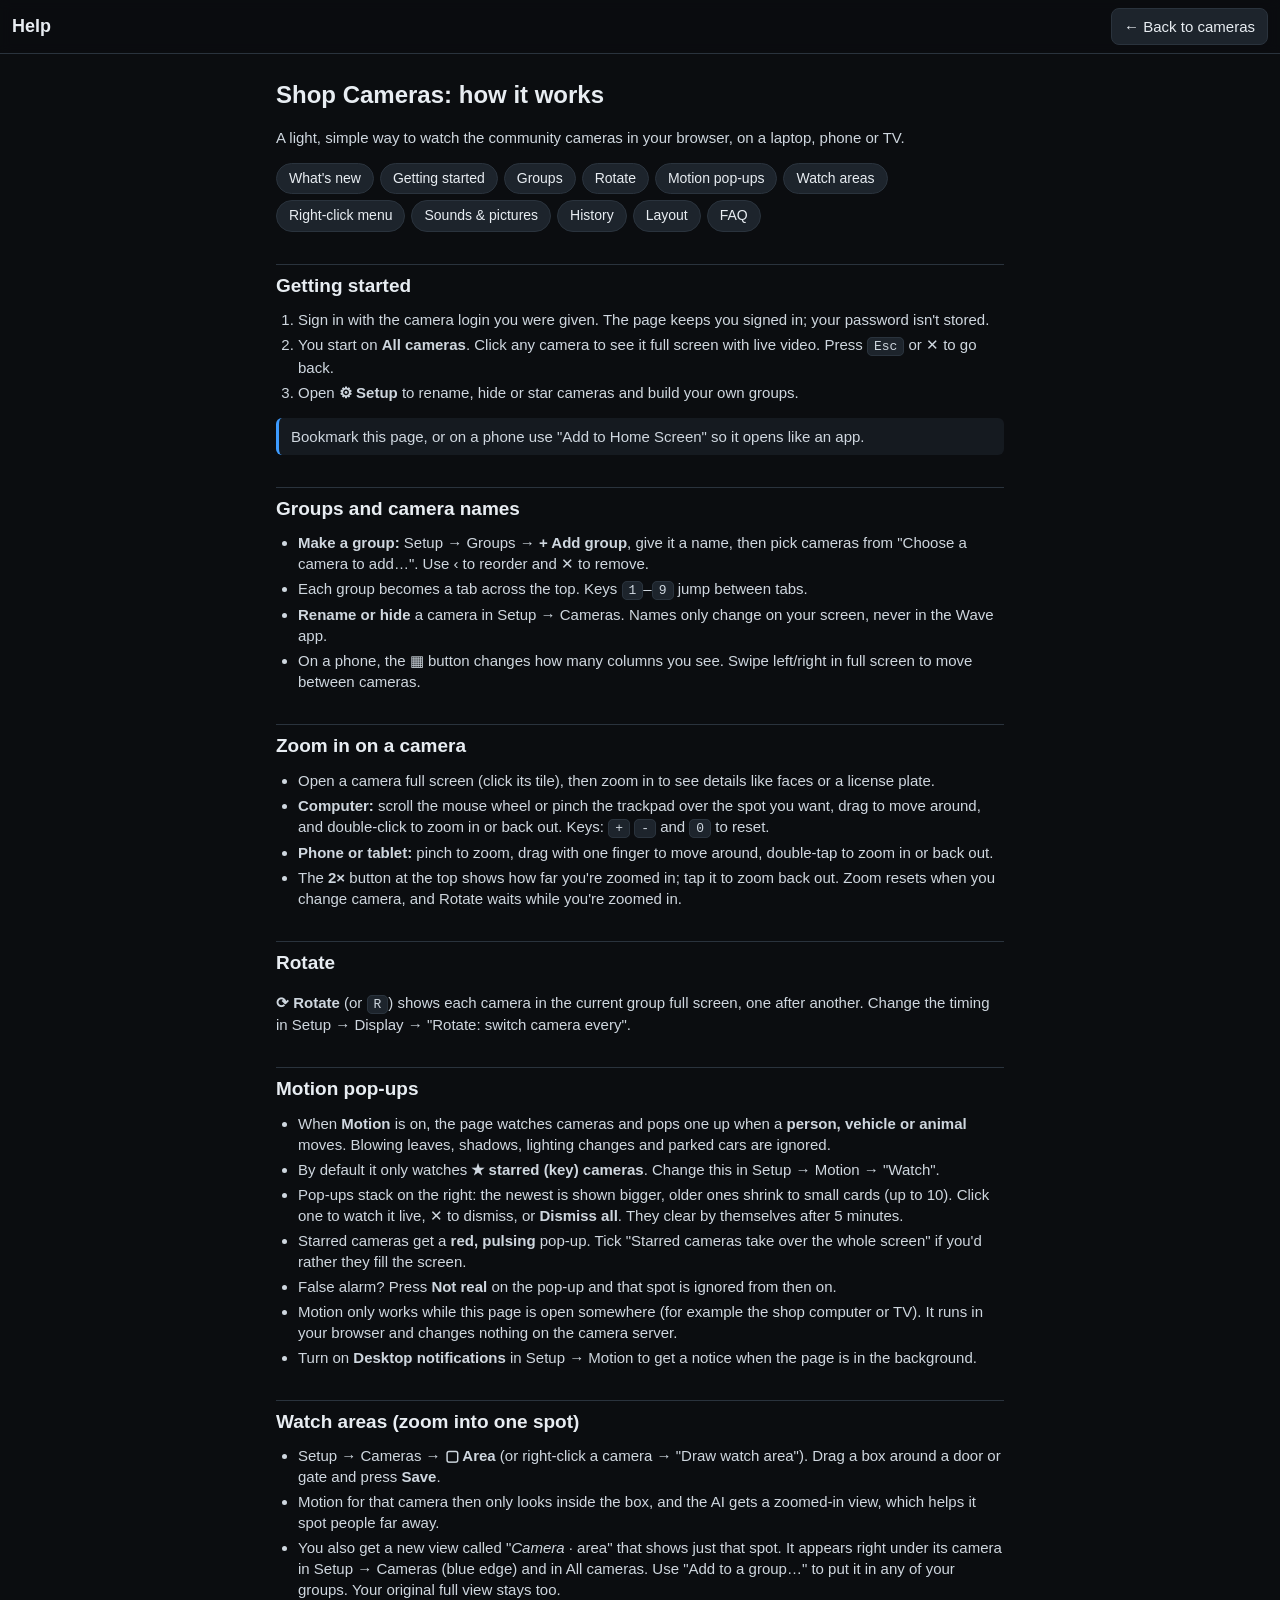
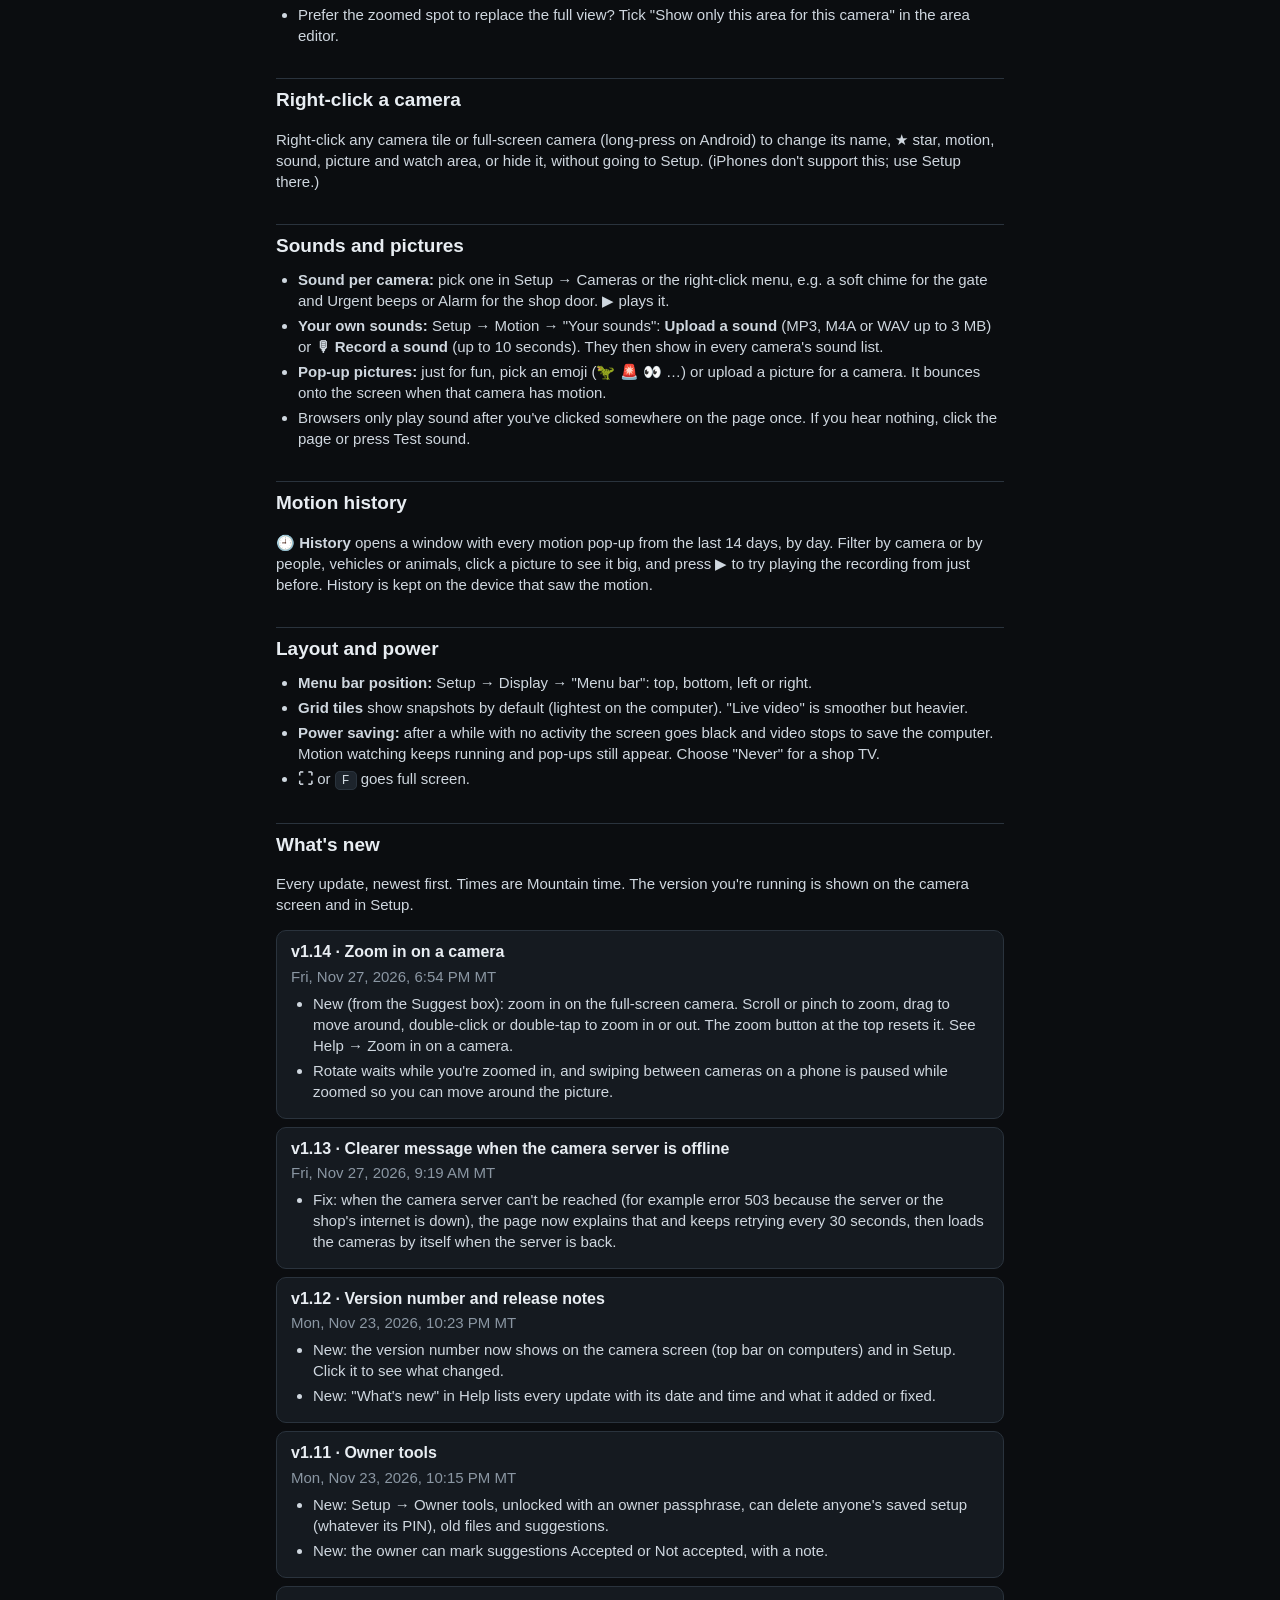
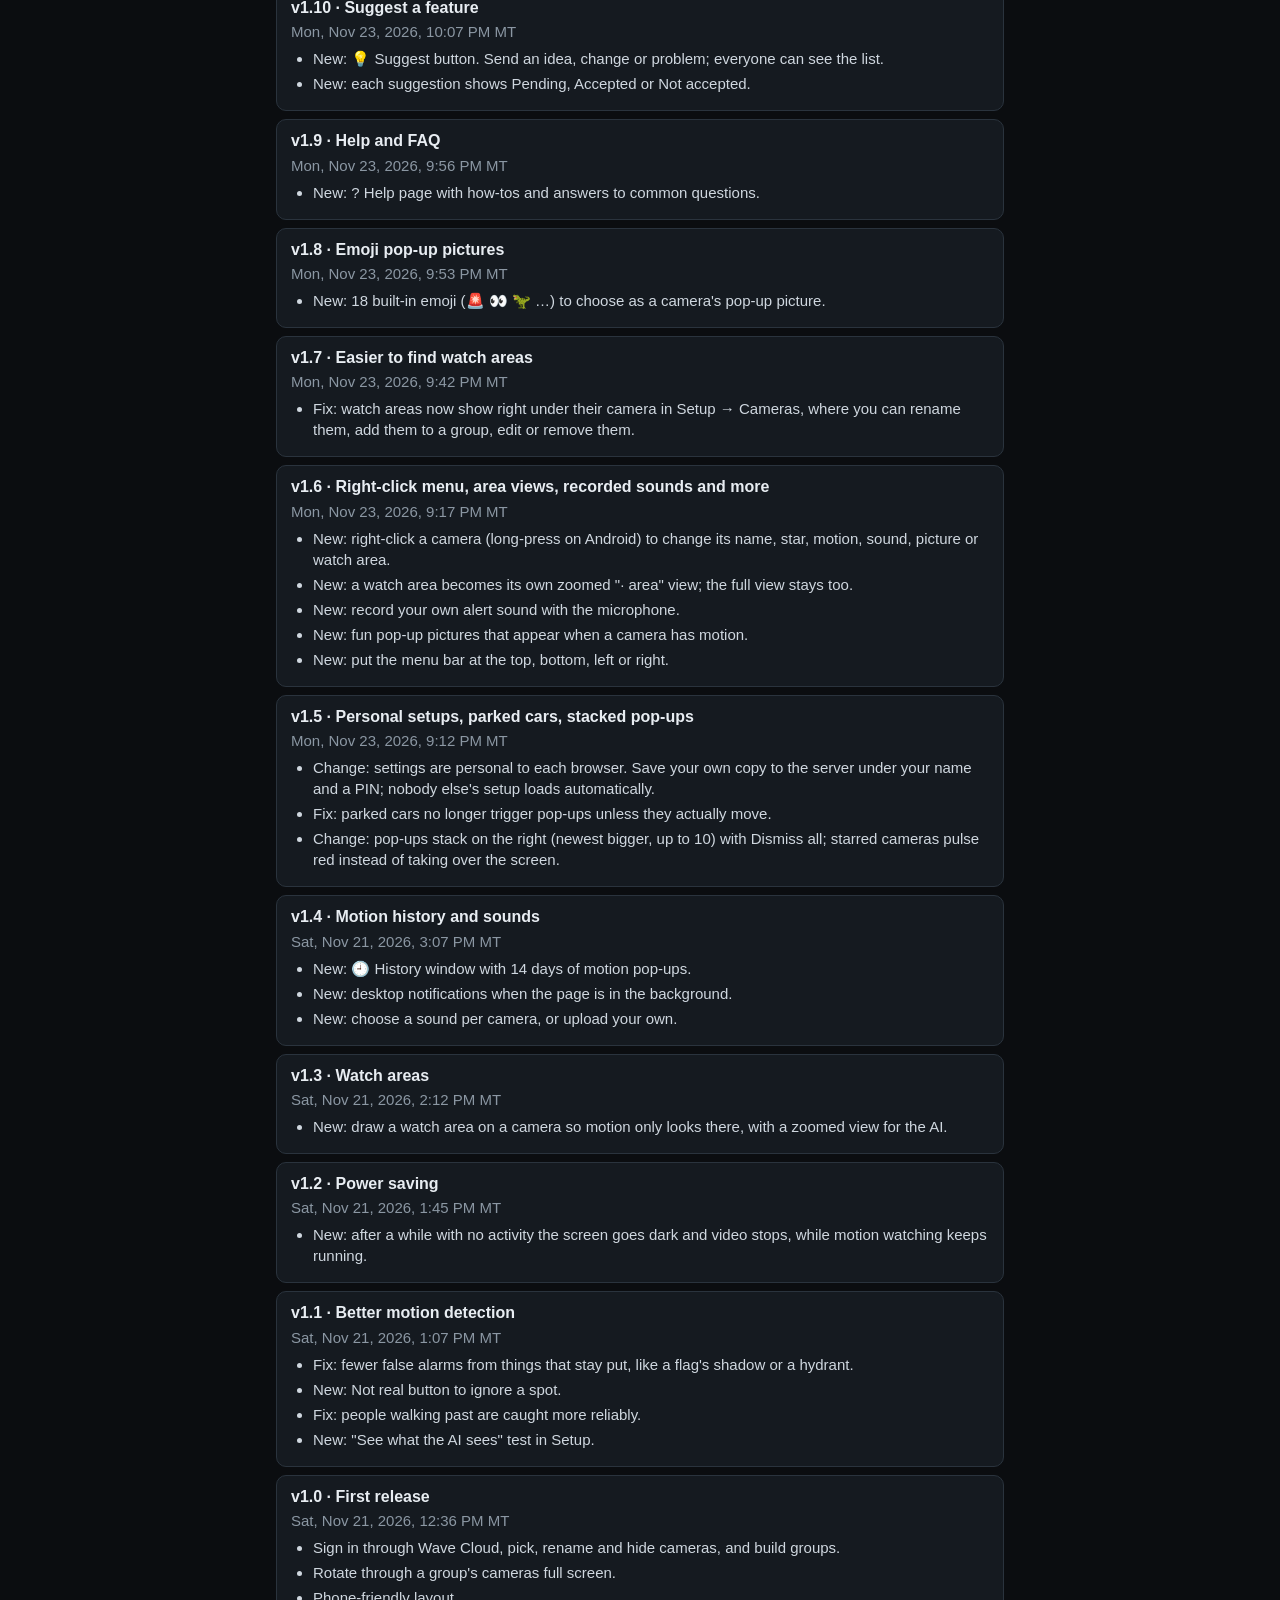
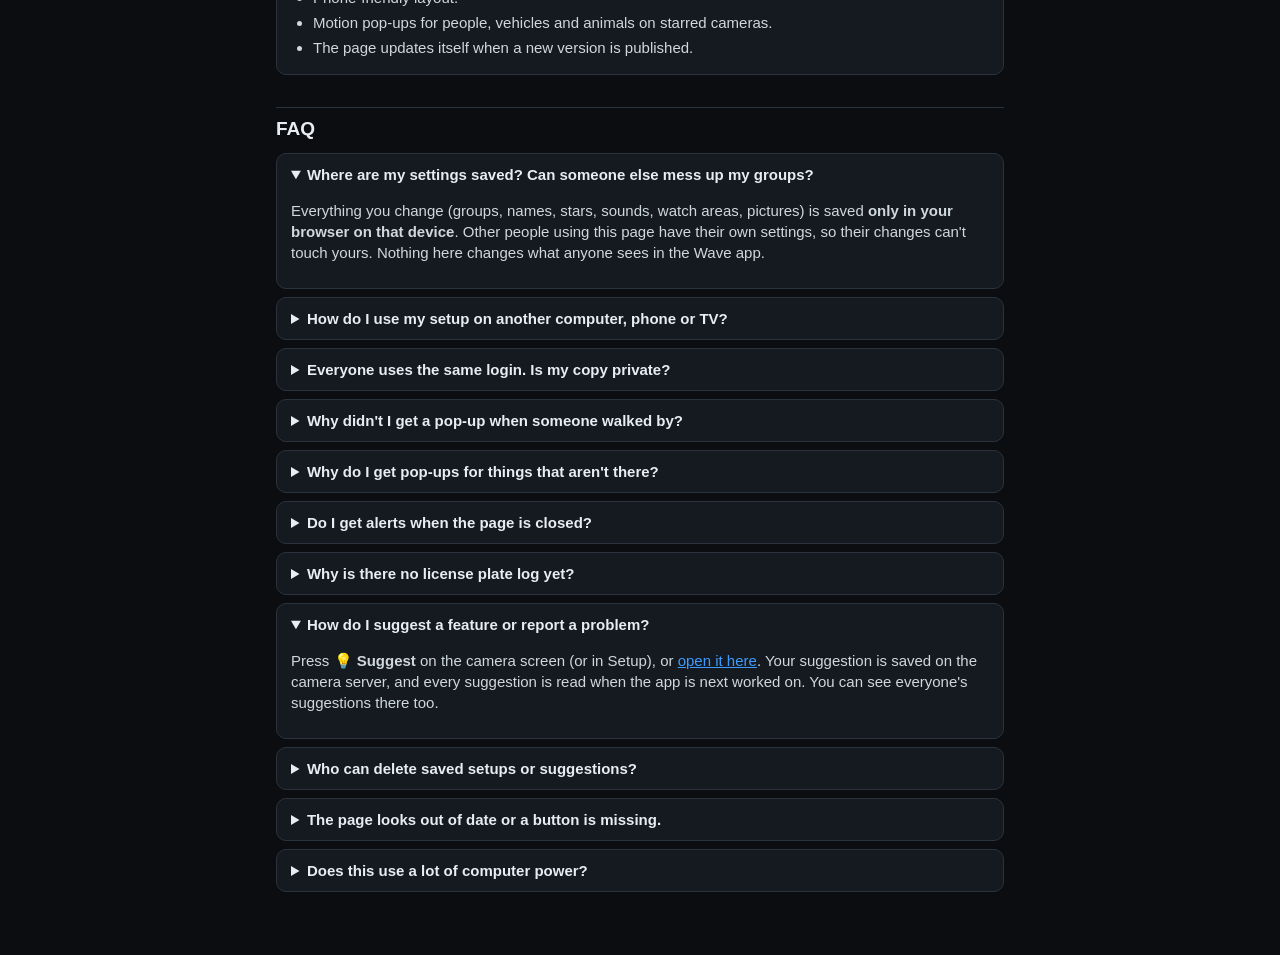
<file: help.html>
<!doctype html>
<html lang="en">
<head>
<meta charset="utf-8">
<meta name="viewport" content="width=device-width, initial-scale=1, viewport-fit=cover">
<meta name="theme-color" content="#0b0d10">
<title>Help · Shop Cameras</title>
<link rel="stylesheet" href="style.css?v=20261128015424">
<style>
  body { min-height: 100%; }
  .help { max-width: 760px; margin: 0 auto; padding: 16px; padding-bottom: 60px; }
  .help h1 { font-size: 24px; margin: 8px 0 4px; }
  .help h2 { font-size: 19px; margin: 32px 0 10px; padding-top: 8px; border-top: 1px solid var(--line); }
  .help h3 { font-size: 16px; margin: 18px 0 6px; }
  .help p, .help li { color: #cfd7df; }
  .help ul, .help ol { padding-left: 22px; margin: 6px 0; }
  .help li { margin: 4px 0; }
  .help kbd { background: var(--panel-2); border: 1px solid var(--line); border-radius: 5px; padding: 1px 6px; font-size: 13px; }
  .help .toc { display: flex; flex-wrap: wrap; gap: 6px; margin: 12px 0; }
  .help .toc a { background: var(--panel-2); border: 1px solid var(--line); border-radius: 999px; padding: 5px 12px; color: var(--text); text-decoration: none; font-size: 14px; }
  .help .toc a:hover { border-color: var(--accent); }
  .help details { background: var(--panel); border: 1px solid var(--line); border-radius: 10px; padding: 10px 14px; margin: 8px 0; }
  .help summary { cursor: pointer; font-weight: 600; }
  .help details[open] summary { margin-bottom: 6px; }
  .help .note { background: var(--panel); border-left: 3px solid var(--accent); padding: 8px 12px; border-radius: 6px; }
  .help a { color: var(--accent); }
  .rel { background: var(--panel); border: 1px solid var(--line); border-radius: 10px; padding: 10px 14px; margin: 8px 0; }
  .rel h3 { margin: 0 0 2px; }
  .rel ul { margin-top: 6px; }
</style>
</head>
<body>
<header class="bar">
  <h2>Help</h2>
  <div class="bar-right"><button type="button" id="back">← Back to cameras</button></div>
</header>
<main class="help">
  <h1>Shop Cameras: how it works</h1>
  <p class="muted">A light, simple way to watch the community cameras in your browser, on a laptop, phone or TV.</p>
  <nav class="toc">
    <a href="#releases">What's new</a>    <a href="#start">Getting started</a><a href="#groups">Groups</a><a href="#rotate">Rotate</a>
    <a href="#motion">Motion pop-ups</a><a href="#areas">Watch areas</a><a href="#menu">Right-click menu</a>
    <a href="#sounds">Sounds &amp; pictures</a><a href="#history">History</a><a href="#layout">Layout</a><a href="#faq">FAQ</a>
  </nav>

  <h2 id="start">Getting started</h2>
  <ol>
    <li>Sign in with the camera login you were given. The page keeps you signed in; your password isn't stored.</li>
    <li>You start on <b>All cameras</b>. Click any camera to see it full screen with live video. Press <kbd>Esc</kbd> or ✕ to go back.</li>
    <li>Open <b>⚙ Setup</b> to rename, hide or star cameras and build your own groups.</li>
  </ol>
  <p class="note">Bookmark this page, or on a phone use "Add to Home Screen" so it opens like an app.</p>

  <h2 id="groups">Groups and camera names</h2>
  <ul>
    <li><b>Make a group:</b> Setup → Groups → <b>+ Add group</b>, give it a name, then pick cameras from "Choose a camera to add…". Use ‹ to reorder and ✕ to remove.</li>
    <li>Each group becomes a tab across the top. Keys <kbd>1</kbd>–<kbd>9</kbd> jump between tabs.</li>
    <li><b>Rename or hide</b> a camera in Setup → Cameras. Names only change on your screen, never in the Wave app.</li>
    <li>On a phone, the ▦ button changes how many columns you see. Swipe left/right in full screen to move between cameras.</li>
  </ul>

  <h2 id="zoom">Zoom in on a camera</h2>
  <ul>
    <li>Open a camera full screen (click its tile), then zoom in to see details like faces or a license plate.</li>
    <li><b>Computer:</b> scroll the mouse wheel or pinch the trackpad over the spot you want, drag to move around, and double-click to zoom in or back out. Keys: <kbd>+</kbd> <kbd>-</kbd> and <kbd>0</kbd> to reset.</li>
    <li><b>Phone or tablet:</b> pinch to zoom, drag with one finger to move around, double-tap to zoom in or back out.</li>
    <li>The <b>2×</b> button at the top shows how far you're zoomed in; tap it to zoom back out. Zoom resets when you change camera, and Rotate waits while you're zoomed in.</li>
  </ul>

  <h2 id="rotate">Rotate</h2>
  <p><b>⟳ Rotate</b> (or <kbd>R</kbd>) shows each camera in the current group full screen, one after another. Change the timing in Setup → Display → "Rotate: switch camera every".</p>

  <h2 id="motion">Motion pop-ups</h2>
  <ul>
    <li>When <b>Motion</b> is on, the page watches cameras and pops one up when a <b>person, vehicle or animal</b> moves. Blowing leaves, shadows, lighting changes and parked cars are ignored.</li>
    <li>By default it only watches <b>★ starred (key) cameras</b>. Change this in Setup → Motion → "Watch".</li>
    <li>Pop-ups stack on the right: the newest is shown bigger, older ones shrink to small cards (up to 10). Click one to watch it live, ✕ to dismiss, or <b>Dismiss all</b>. They clear by themselves after 5 minutes.</li>
    <li>Starred cameras get a <b>red, pulsing</b> pop-up. Tick "Starred cameras take over the whole screen" if you'd rather they fill the screen.</li>
    <li>False alarm? Press <b>Not real</b> on the pop-up and that spot is ignored from then on.</li>
    <li>Motion only works while this page is open somewhere (for example the shop computer or TV). It runs in your browser and changes nothing on the camera server.</li>
    <li>Turn on <b>Desktop notifications</b> in Setup → Motion to get a notice when the page is in the background.</li>
  </ul>

  <h2 id="areas">Watch areas (zoom into one spot)</h2>
  <ul>
    <li>Setup → Cameras → <b>▢ Area</b> (or right-click a camera → "Draw watch area"). Drag a box around a door or gate and press <b>Save</b>.</li>
    <li>Motion for that camera then only looks inside the box, and the AI gets a zoomed-in view, which helps it spot people far away.</li>
    <li>You also get a new view called "<i>Camera</i> · area" that shows just that spot. It appears right under its camera in Setup → Cameras (blue edge) and in All cameras. Use "Add to a group…" to put it in any of your groups. Your original full view stays too.</li>
    <li>Prefer the zoomed spot to replace the full view? Tick "Show only this area for this camera" in the area editor.</li>
  </ul>

  <h2 id="menu">Right-click a camera</h2>
  <p>Right-click any camera tile or full-screen camera (long-press on Android) to change its name, ★ star, motion, sound, picture and watch area, or hide it, without going to Setup. (iPhones don't support this; use Setup there.)</p>

  <h2 id="sounds">Sounds and pictures</h2>
  <ul>
    <li><b>Sound per camera:</b> pick one in Setup → Cameras or the right-click menu, e.g. a soft chime for the gate and Urgent beeps or Alarm for the shop door. ▶ plays it.</li>
    <li><b>Your own sounds:</b> Setup → Motion → "Your sounds": <b>Upload a sound</b> (MP3, M4A or WAV up to 3 MB) or <b>🎙 Record a sound</b> (up to 10 seconds). They then show in every camera's sound list.</li>
    <li><b>Pop-up pictures:</b> just for fun, pick an emoji (🦖 🚨 👀 …) or upload a picture for a camera. It bounces onto the screen when that camera has motion.</li>
    <li>Browsers only play sound after you've clicked somewhere on the page once. If you hear nothing, click the page or press Test sound.</li>
  </ul>

  <h2 id="history">Motion history</h2>
  <p><b>🕘 History</b> opens a window with every motion pop-up from the last 14 days, by day. Filter by camera or by people, vehicles or animals, click a picture to see it big, and press ▶ to try playing the recording from just before. History is kept on the device that saw the motion.</p>

  <h2 id="layout">Layout and power</h2>
  <ul>
    <li><b>Menu bar position:</b> Setup → Display → "Menu bar": top, bottom, left or right.</li>
    <li><b>Grid tiles</b> show snapshots by default (lightest on the computer). "Live video" is smoother but heavier.</li>
    <li><b>Power saving:</b> after a while with no activity the screen goes black and video stops to save the computer. Motion watching keeps running and pop-ups still appear. Choose "Never" for a shop TV.</li>
    <li><b>⛶</b> or <kbd>F</kbd> goes full screen.</li>
  </ul>

  <h2 id="releases">What's new</h2>
  <p class="muted">Every update, newest first. Times are Mountain time. The version you're running is shown on the camera screen and in Setup.</p>
  <div id="relList" class="rel-list">Loading…</div>

  <h2 id="faq">FAQ</h2>
  <details open><summary>Where are my settings saved? Can someone else mess up my groups?</summary>
    <p>Everything you change (groups, names, stars, sounds, watch areas, pictures) is saved <b>only in your browser on that device</b>. Other people using this page have their own settings, so their changes can't touch yours. Nothing here changes what anyone sees in the Wave app.</p>
  </details>
  <details><summary>How do I use my setup on another computer, phone or TV?</summary>
    <p>Setup → Settings storage: type your name and a PIN and press <b>Save my copy to server</b>. On the other device, sign in, type the same name and press <b>Load this name onto this device</b>. Each person gets their own copy, and nobody can replace yours without your PIN. Uploaded sounds and pictures stay on the device you added them on.</p>
  </details>
  <details><summary>Everyone uses the same login. Is my copy private?</summary>
    <p>Others could load a copy of your groups by typing your name, but they can't change or replace your saved copy without your PIN. Because the login is shared, treat the PIN as protection against accidents, not as strong security.</p>
  </details>
  <details><summary>Why didn't I get a pop-up when someone walked by?</summary>
    <p>Check that Motion is on (blue), the camera is starred or "Watch" is set to all cameras, and the camera's Motion box is ticked. People far away can be too small: draw a watch area around where they walk. Setup → Motion → Recent activity shows what the AI saw and why it did or didn't pop up, and "See what the AI sees" tests a camera right away.</p>
  </details>
  <details><summary>Why do I get pop-ups for things that aren't there?</summary>
    <p>Press <b>Not real</b> on the pop-up to ignore that spot. You can also lower the Sensitivity in Setup → Motion, or draw a watch area so only the part you care about is checked.</p>
  </details>
  <details><summary>Do I get alerts when the page is closed?</summary>
    <p>Not yet. Motion is checked by this page while it's open. Keep it open on one computer or TV (power saving still watches for motion). Phone alerts while closed would need a change on the camera server.</p>
  </details>
  <details><summary>Why is there no license plate log yet?</summary>
    <p>The front gate camera can read plates, but that feature is switched off on the Wave server, and the shared login isn't allowed to turn it on. Once the server's administrator enables the camera's analytics plugin, a plate log and alerts for chosen plates can be added here.</p>
  </details>
  <details open><summary>How do I suggest a feature or report a problem?</summary>
    <p>Press <b>💡 Suggest</b> on the camera screen (or in Setup), or <a href="./#suggest">open it here</a>. Your suggestion is saved on the camera server, and every suggestion is read when the app is next worked on. You can see everyone's suggestions there too.</p>
  </details>
  <details><summary>Who can delete saved setups or suggestions?</summary>
    <p>The app's owner. Setup → Owner tools, unlocked with the owner passphrase, can remove any saved setup (whatever its PIN), old files and suggestions, and mark suggestions Accepted or Not accepted.</p>
  </details>
  <details><summary>The page looks out of date or a button is missing.</summary>
    <p>The page updates itself within 5 minutes of a new version (unless Setup is open). You can also just refresh the page.</p>
  </details>
  <details><summary>Does this use a lot of computer power?</summary>
    <p>Snapshot tiles and motion on starred cameras are light. Live video tiles and watching all cameras use more. If the fan spins up, switch tiles to Snapshots and watch only starred cameras.</p>
  </details>
</main>
<script>
fetch('releases.json?t=' + Date.now()).then(r => r.json()).then(list => {
  const box = document.getElementById('relList'); box.textContent = '';
  for (const r of list) {
    const d = r.date ? new Date(r.date).toLocaleString('en-US', { timeZone: 'America/Denver', weekday: 'short', month: 'short', day: 'numeric', year: 'numeric', hour: 'numeric', minute: '2-digit' }) + ' MT' : 'Coming soon';
    const sec = document.createElement('div'); sec.className = 'rel';
    const h = document.createElement('h3'); h.textContent = `v${r.version} · ${r.title}`;
    const m = document.createElement('div'); m.className = 'muted'; m.textContent = d;
    const ul = document.createElement('ul');
    for (const it of r.items) { const li = document.createElement('li'); li.textContent = it; ul.appendChild(li); }
    sec.append(h, m, ul); box.appendChild(sec);
  }
  if (location.hash === '#releases') document.getElementById('releases').scrollIntoView();
}).catch(() => { document.getElementById('relList').textContent = 'Could not load the release notes.'; });
</script>
<script>document.getElementById('back').onclick = () => { if (window.opener) window.close(); else location.href = './'; };</script>
</body>
</html>
</file>
<file: style.css>
:root {
  --bg: #0b0d10;
  --panel: #151a20;
  --panel-2: #1d242c;
  --line: #2a333d;
  --text: #e8edf2;
  --muted: #8b97a3;
  --accent: #3d9bff;
  --alert: #ff3b30;
  --ok: #34c759;
  --warn: #ffcc00;
  color-scheme: dark;
}
* { box-sizing: border-box; }
html, body { margin: 0; height: 100%; background: var(--bg); color: var(--text);
  font: 15px/1.4 -apple-system, BlinkMacSystemFont, "Segoe UI", Roboto, sans-serif; }
[hidden] { display: none !important; }
button, input, select { font: inherit; color: inherit; }
button { background: var(--panel-2); border: 1px solid var(--line); border-radius: 8px;
  padding: 7px 12px; cursor: pointer; white-space: nowrap; }
button:hover { border-color: var(--accent); }
button.primary { background: var(--accent); border-color: var(--accent); color: #fff; font-weight: 600; }
button.danger { border-color: #6b2a2a; color: #ff8a80; }
button.toggle.on { background: var(--accent); border-color: var(--accent); color: #fff; }
input, select { background: var(--bg); border: 1px solid var(--line); border-radius: 8px; padding: 8px 10px; }
input:focus, select:focus { outline: 2px solid var(--accent); outline-offset: -1px; }
.muted { color: var(--muted); }
.error { color: #ff8a80; }
.screen { min-height: 100%; }
.mt { margin-top: 20px; }

/* Login */
#login { display: grid; place-items: center; padding: 16px; }
.card { width: 100%; max-width: 420px; background: var(--panel); border: 1px solid var(--line);
  border-radius: 14px; padding: 24px; display: grid; gap: 14px; }
.card h1 { margin: 0; font-size: 24px; }
.card label { display: grid; gap: 6px; font-weight: 600; }
.card p { margin: 0; }

/* Top bar */
.bar { position: sticky; top: 0; z-index: 5; display: flex; align-items: center; gap: 10px;
  padding: 8px 12px; background: rgba(11,13,16,.92); backdrop-filter: blur(6px);
  border-bottom: 1px solid var(--line); }
.bar h2 { margin: 0; font-size: 18px; }
.bar-right { margin-left: auto; display: flex; gap: 8px; }
.tabs { display: flex; gap: 6px; overflow-x: auto; scrollbar-width: none; min-width: 0; }
.tabs button { border-radius: 999px; }
.tabs button.active { background: var(--text); color: var(--bg); border-color: var(--text); font-weight: 600; }

/* Grid */
#viewer { display: flex; flex-direction: column; height: 100vh; height: 100dvh; }
.grid { flex: 1; display: grid; gap: 4px; padding: 4px; min-height: 0;
  grid-template-columns: repeat(var(--cols, 3), 1fr); grid-auto-rows: 1fr; }
.grid.scroll { overflow-y: auto; grid-auto-rows: auto; }
.grid.scroll .tile { aspect-ratio: 16 / 9; }
.tile { position: relative; background: #000; border-radius: 6px; overflow: hidden; cursor: pointer;
  min-height: 0; border: 2px solid transparent; transition: border-color .2s; }
.tile img, .tile video { width: 100%; height: 100%; object-fit: contain; display: block; }
.tile-label { position: absolute; left: 0; right: 0; bottom: 0; display: flex; align-items: center; gap: 8px;
  padding: 18px 10px 6px; background: linear-gradient(transparent, rgba(0,0,0,.75));
  font-weight: 600; font-size: clamp(12px, 1.3vw, 18px); pointer-events: none; }
.tile-name { overflow: hidden; text-overflow: ellipsis; white-space: nowrap; }
.tile-dot { width: 8px; height: 8px; border-radius: 50%; background: var(--muted); flex: none; }
.tile.ok .tile-dot { background: var(--ok); }
.tile.err .tile-dot { background: var(--alert); }
.tile.motion { border-color: var(--warn); }
.empty { grid-column: 1 / -1; align-self: center; text-align: center; color: var(--muted); padding: 40px; }
.status { position: fixed; left: 50%; bottom: 16px; transform: translateX(-50%); background: var(--panel-2);
  border: 1px solid var(--line); padding: 8px 14px; border-radius: 999px; z-index: 30; }

/* Single camera */
.single { position: fixed; inset: 0; background: #000; z-index: 20; }
.single video, .single img { position: absolute; inset: 0; width: 100%; height: 100%; object-fit: contain; }
.single img { z-index: 1; }
.single video { z-index: 2; opacity: 0; }
.single video.show { opacity: 1; }
.single-top { z-index: 3; position: absolute; top: 0; left: 0; right: 0; display: flex; align-items: center; gap: 8px;
  padding: 10px 12px; background: linear-gradient(rgba(0,0,0,.7), transparent); }
.single-name { font-size: clamp(16px, 2.2vw, 30px); font-weight: 700; }
.spacer { flex: 1; }
.single-top button { background: rgba(0,0,0,.5); font-size: 18px; }
.badge { background: var(--alert); color: #fff; padding: 3px 10px; border-radius: 999px; font-weight: 700; }

/* Setup */
.setup-body { max-width: 980px; margin: 0 auto; padding: 16px; display: grid; gap: 16px; }
.panel { background: var(--panel); border: 1px solid var(--line); border-radius: 12px; padding: 16px; }
.panel h3 { margin: 0 0 6px; }
.panel p { margin: 0 0 12px; }
.row-fields { display: flex; flex-wrap: wrap; gap: 16px; }
.row-fields label { display: grid; gap: 6px; font-weight: 600; }
.row-btns { display: flex; flex-wrap: wrap; gap: 10px; align-items: center; }
.filter { width: 100%; margin-bottom: 10px; }

.group { border: 1px solid var(--line); border-radius: 10px; padding: 12px; margin-bottom: 10px; background: var(--panel-2); }
.group-head { display: flex; flex-wrap: wrap; gap: 8px; align-items: center; }
.group-head input.gname { flex: 1; min-width: 160px; font-weight: 600; }
.group-cams { display: flex; flex-wrap: wrap; gap: 6px; margin-top: 10px; }
.chip { display: inline-flex; align-items: center; gap: 6px; background: var(--bg); border: 1px solid var(--line);
  border-radius: 999px; padding: 4px 6px 4px 10px; font-size: 13px; }
.chip button { padding: 0 6px; border: 0; background: transparent; color: var(--muted); }
.group-add { margin-top: 10px; display: flex; gap: 8px; flex-wrap: wrap; }
.group-add select { flex: 1; min-width: 180px; }

.cam-table { display: grid; gap: 6px; max-height: 60vh; overflow-y: auto; }
.cam-row { display: grid; grid-template-columns: 96px 1fr auto auto; gap: 10px; align-items: center;
  padding: 6px; border-radius: 8px; background: var(--panel-2); }
.cam-row img { width: 96px; height: 54px; object-fit: cover; border-radius: 4px; background: #000; }
.cam-row .names { display: grid; gap: 4px; min-width: 0; }
.cam-row .names input { width: 100%; }
.cam-row .orig { font-size: 12px; color: var(--muted); }
.cam-row label { display: flex; align-items: center; gap: 4px; font-size: 13px; white-space: nowrap; }
.cam-row.hidden-cam { opacity: .5; }

}
.tile.offline { opacity: .45; }

.cam-row .flags { display: grid; gap: 4px; }
.row-fields label.check { display: flex; align-items: center; gap: 6px; align-self: end; padding-bottom: 8px; }
#btnTestAlert { align-self: end; }

/* Motion pop-ups */
.popups { position: fixed; right: 12px; top: 64px; bottom: 12px; z-index: 25; display: flex; flex-direction: column; gap: 6px;
  width: min(360px, 40vw); pointer-events: none; overflow-y: auto; scrollbar-width: none; }
.popups::-webkit-scrollbar { display: none; }
.popup { pointer-events: auto; background: #000; border: 3px solid var(--warn); border-radius: 10px; overflow: hidden;
  cursor: pointer; box-shadow: 0 8px 30px rgba(0,0,0,.6); }
.popup.key { border-color: var(--alert); }
.popup canvas { display: block; width: 100%; height: auto; }
.popup-bar { display: flex; align-items: center; gap: 8px; padding: 6px 8px; background: rgba(0,0,0,.85); font-weight: 600; }
.popup-name { overflow: hidden; text-overflow: ellipsis; white-space: nowrap; }
.popup-label { color: var(--warn); white-space: nowrap; }
.popup-x { padding: 2px 8px; }
.popup.flash { animation: pop .5s ease-out; }
@keyframes pop { from { transform: scale(1.04); box-shadow: 0 0 0 6px rgba(255,204,0,.5); } to { transform: none; } }

/* Key camera full-screen alert */
.single.alerting::after { content: ""; position: absolute; inset: 0; z-index: 4; pointer-events: none;
  border: 8px solid var(--alert); animation: alertPulse 1s ease-in-out infinite; }
.single.alerting .badge { font-size: clamp(16px, 2vw, 26px); }
@keyframes alertPulse { 50% { border-color: rgba(255,59,48,.25); } }

/* ---------- Phones and touch ---------- */
html { -webkit-text-size-adjust: 100%; }
body { overscroll-behavior: none; }
button { touch-action: manipulation; -webkit-tap-highlight-color: transparent; }
.bar { padding-top: max(8px, env(safe-area-inset-top)); padding-left: max(12px, env(safe-area-inset-left));
  padding-right: max(12px, env(safe-area-inset-right)); }
.tabs { flex: 1; -webkit-overflow-scrolling: touch; }
.grid { padding-left: max(4px, env(safe-area-inset-left)); padding-right: max(4px, env(safe-area-inset-right));
  padding-bottom: max(4px, env(safe-area-inset-bottom)); }
.grid.scroll { overflow-y: auto; -webkit-overflow-scrolling: touch; align-content: start; }
.grid.scroll .tile { aspect-ratio: 4 / 3; }
.grid.phone .tile img, .grid.phone .tile video { object-fit: cover; }
.single-top { padding-top: max(10px, env(safe-area-inset-top)); padding-left: max(12px, env(safe-area-inset-left));
  padding-right: max(12px, env(safe-area-inset-right)); }
.popups { bottom: max(12px, env(safe-area-inset-bottom)); right: max(12px, env(safe-area-inset-right)); }
.popups:not(:has(.popup)) { bottom: auto; }

@media (hover: none) {
  .tile { border-width: 2px; }
  button:hover { border-color: var(--line); }
}

@media (max-width: 760px), (max-height: 500px) {
  .bar { gap: 6px; padding-bottom: 6px; }
  .bar .lbl { display: none; }
  .bar-right { gap: 6px; }
  .bar-right button { min-width: 40px; min-height: 38px; padding: 6px 10px; font-size: 17px; }
  .tabs button { min-height: 38px; font-size: 14px; padding: 6px 12px; }
  .tile-label { font-size: 13px; padding: 14px 8px 5px; }
  .grid { gap: 3px; padding-top: 3px; }
  .single-top button { min-width: 44px; min-height: 44px; }
  .single-top #singlePrev, .single-top #singleNext { display: none; }
  .single-name { font-size: 18px; }
  .popups { width: min(250px, 62vw); gap: 5px; top: 56px; }
  .popup-bar { font-size: 13px; padding: 4px 6px; }
  .setup-body { padding: 10px; gap: 10px; }
  .panel { padding: 12px; }
  .row-fields { gap: 12px; }
  .row-fields label { width: 100%; }
  .row-fields label.check { width: auto; padding-bottom: 0; }
  .row-fields select { width: 100%; }
  input, select { font-size: 16px; }   /* stops iOS zooming into fields */
  .cam-row { display: flex; flex-wrap: wrap; gap: 8px; }
  .cam-row img { width: 80px; height: 60px; }
  .cam-row .names { flex: 1; min-width: 150px; }
  .cam-row .flags { display: flex; gap: 14px; }
  .cam-row > label, .cam-row .flags label { min-height: 32px; }
  .cam-row .flags, .cam-row > label { margin-left: 88px; }
  .cam-row > label { margin-left: 0; }
  .group-head input.gname { min-width: 100%; }
}

.grid.scroll { grid-auto-rows: var(--rowH, 200px); }
.grid.scroll .tile { aspect-ratio: auto; }
@media (max-width: 520px) and (orientation: portrait) {
  .bar { flex-wrap: wrap; }
  .bar-right { order: 1; margin-left: auto; }
  .tabs { order: 2; flex-basis: 100%; }
}

.motion-log { margin-top: 8px; max-height: 260px; overflow-y: auto; font-size: 13px; display: grid; gap: 2px; }
.log-row { color: var(--muted); padding: 3px 6px; border-radius: 4px; }
.log-row.hit { color: var(--text); background: rgba(255,204,0,.12); }
summary { cursor: pointer; font-weight: 600; }

.popup-time { color: var(--muted); font-size: 12px; white-space: nowrap; font-weight: 500; }
.popups-clear { pointer-events: auto; align-self: flex-end; background: rgba(0,0,0,.8); }
.popup-ignore { padding: 2px 8px; font-size: 12px; }
.ai-canvas { display: block; width: 100%; height: auto; margin-top: 10px; border-radius: 8px; background: #000; }
#aiTest select { flex: 1; min-width: 180px; }

/* Power saving */
.sleep { position: fixed; inset: 0; z-index: 22; background: #000; display: grid; place-items: center; text-align: center;
  color: #5c6670; font-size: 15px; line-height: 1.6; cursor: none; }
.sleep-title { font-size: 20px; font-weight: 700; color: #7b8792; }

/* Watch areas */
.stage { position: absolute; inset: 0; }
.stage.zoomed { inset: auto; left: 50%; top: 50%; transform: translate(-50%, -50%); overflow: hidden;
  width: min(100vw, calc(100vh * var(--ar))); height: min(100vh, calc(100vw / var(--ar))); }
.stage.zoomed > img, .stage.zoomed > video { inset: auto; left: var(--zl); top: var(--zt); width: var(--zw); height: var(--zh); object-fit: fill; }
.carea { padding: 4px 10px; font-size: 13px; }
.carea.on { border-color: var(--accent); color: var(--accent); }
.zone-ed { position: fixed; inset: 0; z-index: 30; background: rgba(0,0,0,.8); display: grid; place-items: center; padding: 12px; }
.zone-card { width: min(1000px, 100%); max-height: 100%; overflow: auto; background: var(--panel); border: 1px solid var(--line);
  border-radius: 12px; padding: 14px; display: grid; gap: 10px; }
.zone-head { display: flex; flex-wrap: wrap; gap: 8px; align-items: center; }
.zone-card p { margin: 0; }
.zone-stage { position: relative; width: 100%; aspect-ratio: 4 / 3; max-height: 70vh; margin: 0 auto; background: #000;
  touch-action: none; cursor: crosshair; user-select: none; -webkit-user-select: none; border-radius: 6px; overflow: hidden; }
.zone-stage img { position: absolute; inset: 0; width: 100%; height: 100%; object-fit: fill; pointer-events: none; -webkit-user-drag: none; }
.zone-rect { position: absolute; border: 3px solid var(--warn); box-shadow: 0 0 0 9999px rgba(0,0,0,.55); pointer-events: none; }
.zone-card label.check { display: flex; gap: 8px; align-items: center; }

.csound { display: inline-flex; gap: 4px; align-items: center; }
.csound select { padding: 4px 6px; font-size: 13px; max-width: 190px; }
.cplay { padding: 4px 8px; font-size: 12px; }
.upload-btn { display: inline-block; background: var(--panel-2); border: 1px solid var(--line); border-radius: 8px; padding: 7px 12px; cursor: pointer; }
.upload-btn:hover { border-color: var(--accent); }

/* Pop-up stack: newest picture-in-picture, older ones as compact cards */
.popup { flex: none; }
.popup.key { animation: keyPulse 1.2s ease-in-out infinite; }
@keyframes keyPulse { 50% { border-color: rgba(255,59,48,.35); box-shadow: 0 0 0 4px rgba(255,59,48,.35), 0 8px 30px rgba(0,0,0,.6); } }
.popup ~ .popup { display: grid; grid-template-columns: 96px 1fr; align-items: center; border-width: 2px; }
.popup ~ .popup canvas { width: 96px; height: 54px; object-fit: cover; }
.popup ~ .popup .popup-bar { flex-wrap: wrap; row-gap: 0; padding: 3px 6px; font-size: 12px; background: none; }
.popup ~ .popup .popup-bar .spacer { display: none; }
.popup ~ .popup .popup-name { flex: 1 1 100%; }
.popup ~ .popup .popup-ignore { padding: 1px 6px; font-size: 11px; }
.popup ~ .popup .popup-x { padding: 1px 6px; margin-left: auto; }
.popups-clear { flex: none; }

/* Menu bar position (Setup → Display) */
body[data-bar="bottom"] #viewer { flex-direction: column-reverse; }
body[data-bar="bottom"] #viewer .bar { border-bottom: 0; border-top: 1px solid var(--line);
  padding-bottom: max(8px, env(safe-area-inset-bottom)); padding-top: 8px; }
body[data-bar="bottom"] .popups { top: 12px; bottom: 72px; }
body[data-bar="left"] #viewer { flex-direction: row; }
body[data-bar="right"] #viewer { flex-direction: row-reverse; }
body[data-bar="left"] #viewer .bar, body[data-bar="right"] #viewer .bar {
  flex-direction: column; align-items: stretch; flex-wrap: nowrap; width: clamp(64px, 16vw, 180px); flex: none;
  border-bottom: 0; overflow-y: auto; scrollbar-width: none; }
body[data-bar="left"] #viewer .bar { border-right: 1px solid var(--line); }
body[data-bar="right"] #viewer .bar { border-left: 1px solid var(--line); }
body[data-bar="left"] #viewer .tabs, body[data-bar="right"] #viewer .tabs { flex-direction: column; flex: 1 1 auto; overflow-y: auto; order: 0; flex-basis: auto; }
body[data-bar="left"] #viewer .tabs button, body[data-bar="right"] #viewer .tabs button { border-radius: 10px; text-align: left; white-space: normal; }
body[data-bar="left"] #viewer .bar-right, body[data-bar="right"] #viewer .bar-right { flex-direction: column; margin: 0; order: 0; }
body[data-bar="left"] #viewer .bar-right button, body[data-bar="right"] #viewer .bar-right button { text-align: left; }
body[data-bar="left"] #viewer .grid, body[data-bar="right"] #viewer .grid { flex: 1; min-width: 0; }
body[data-bar="right"] .popups { right: calc(clamp(64px, 16vw, 180px) + 12px); top: 12px; }

/* Right-click camera menu */
.cam-menu { position: fixed; z-index: 40; width: min(330px, calc(100vw - 16px)); background: var(--panel); border: 1px solid var(--line);
  border-radius: 12px; padding: 10px 12px; box-shadow: 0 12px 40px rgba(0,0,0,.6); display: grid; gap: 8px; font-size: 14px; }
.cm-title { font-weight: 700; font-size: 15px; }
.cm-row { display: grid; grid-template-columns: 64px 1fr; align-items: center; gap: 8px; }
.cm-row input[type=text], .cm-row select { width: 100%; min-width: 0; }
.cm-check { grid-template-columns: auto 1fr; justify-content: start; }
.cm-inline { display: flex; gap: 4px; min-width: 0; }
.cm-inline select { flex: 1; }
.cm-btns { display: flex; flex-wrap: wrap; gap: 6px; }
.cm-btns button { padding: 5px 10px; font-size: 13px; }

/* Recording + pictures */
#soundRec.rec { border-color: var(--alert); color: var(--alert); }
.pic-chip img { width: 36px; height: 36px; object-fit: cover; border-radius: 6px; }
.cpic { padding: 4px 6px; font-size: 13px; max-width: 170px; }
.fun-pic { position: fixed; z-index: 30; left: 50%; top: 50%; transform: translate(-50%, -50%); max-width: min(60vw, 520px);
  background: rgba(0,0,0,.85); border: 3px solid var(--warn); border-radius: 16px; padding: 10px; text-align: center; cursor: pointer;
  box-shadow: 0 20px 60px rgba(0,0,0,.7); }
.fun-pic img { display: block; max-width: 100%; max-height: 50vh; margin: 0 auto; border-radius: 10px; }
.fun-cap { margin-top: 6px; font-weight: 700; color: var(--warn); }
.fun-pic.in { animation: funIn .6s cubic-bezier(.2, 1.6, .4, 1); }
@keyframes funIn { from { transform: translate(-50%, -50%) scale(.2) rotate(-12deg); opacity: 0; } to { transform: translate(-50%, -50%) scale(1); opacity: 1; } }

.area-row { margin-left: 24px; border-left: 3px solid var(--accent); padding-left: 8px; }
.area-row .area-btns { display: flex; gap: 6px; }
.area-row select { padding: 4px 6px; font-size: 13px; }
.flash-row { animation: flashRow 1.6s ease-out; }
@keyframes flashRow { from { background: rgba(64,156,255,.35); } to { background: transparent; } }
.fun-emoji { font-size: min(40vmin, 260px); line-height: 1.1; padding: 0 20px; }

/* Suggestions */
.sg-card { width: min(720px, 100%); display: grid; gap: 10px; }
.sg-form { display: grid; gap: 10px; }
.sg-form textarea { width: 100%; font: inherit; color: inherit; background: var(--panel-2); border: 1px solid var(--line); border-radius: 8px; padding: 8px 10px; resize: vertical; }
.sg-list { display: grid; gap: 8px; }
.sg-item { background: var(--panel-2); border: 1px solid var(--line); border-radius: 8px; padding: 8px 10px; }
.sg-head { font-size: 12px; color: var(--muted); margin-bottom: 2px; }
.sg-text { white-space: pre-wrap; word-break: break-word; }
.sg-badge { display: inline-block; font-size: 11px; font-weight: 700; padding: 1px 7px; border-radius: 999px; margin-right: 6px; border: 1px solid var(--line); }
.sg-badge.pending { color: var(--muted); }
.sg-badge.accepted { color: var(--ok); border-color: var(--ok); }
.sg-badge.rejected { color: var(--alert); border-color: var(--alert); }
.sg-note { margin-top: 4px; font-size: 13px; color: var(--muted); font-style: italic; }

/* Owner tools */
#ownPanel summary { cursor: pointer; }
#ownPanel[open] summary { margin-bottom: 8px; }
#ownTools .row-btns label { display: flex; flex-direction: column; gap: 4px; flex: 1 1 260px; }
.own-files { display: grid; gap: 6px; margin-top: 10px; }
.own-row { display: flex; flex-wrap: wrap; gap: 8px; align-items: center; justify-content: space-between; background: var(--panel-2); border: 1px solid var(--line); border-radius: 8px; padding: 8px 10px; }
.own-t { min-width: 0; flex: 1 1 260px; word-break: break-word; }
.own-btns { display: flex; flex-wrap: wrap; gap: 6px; }
.own-btns button { padding: 4px 10px; font-size: 13px; }

/* Version tag */
.ver-tag { color: var(--muted); font-size: 12px; text-decoration: none; white-space: nowrap; border: 1px solid var(--line); border-radius: 999px; padding: 2px 8px; flex: none; }
.ver-tag:hover { color: var(--text); border-color: var(--accent); }
@media (max-width: 520px) { .ver-bar { display: none; } }
body[data-bar="left"] #viewer .ver-bar, body[data-bar="right"] #viewer .ver-bar { align-self: flex-start; }
.status { max-width: min(640px, calc(100vw - 32px)); white-space: normal; text-align: center; }

/* Free zoom on the full-screen camera (zoom.js) */
.pan { position: absolute; inset: 0; transform-origin: 0 0; touch-action: none; }
.single.zooming .pan { cursor: grab; }
.single.zooming.dragging .pan { cursor: grabbing; }
#singleZoom { font-variant-numeric: tabular-nums; }
</file>
